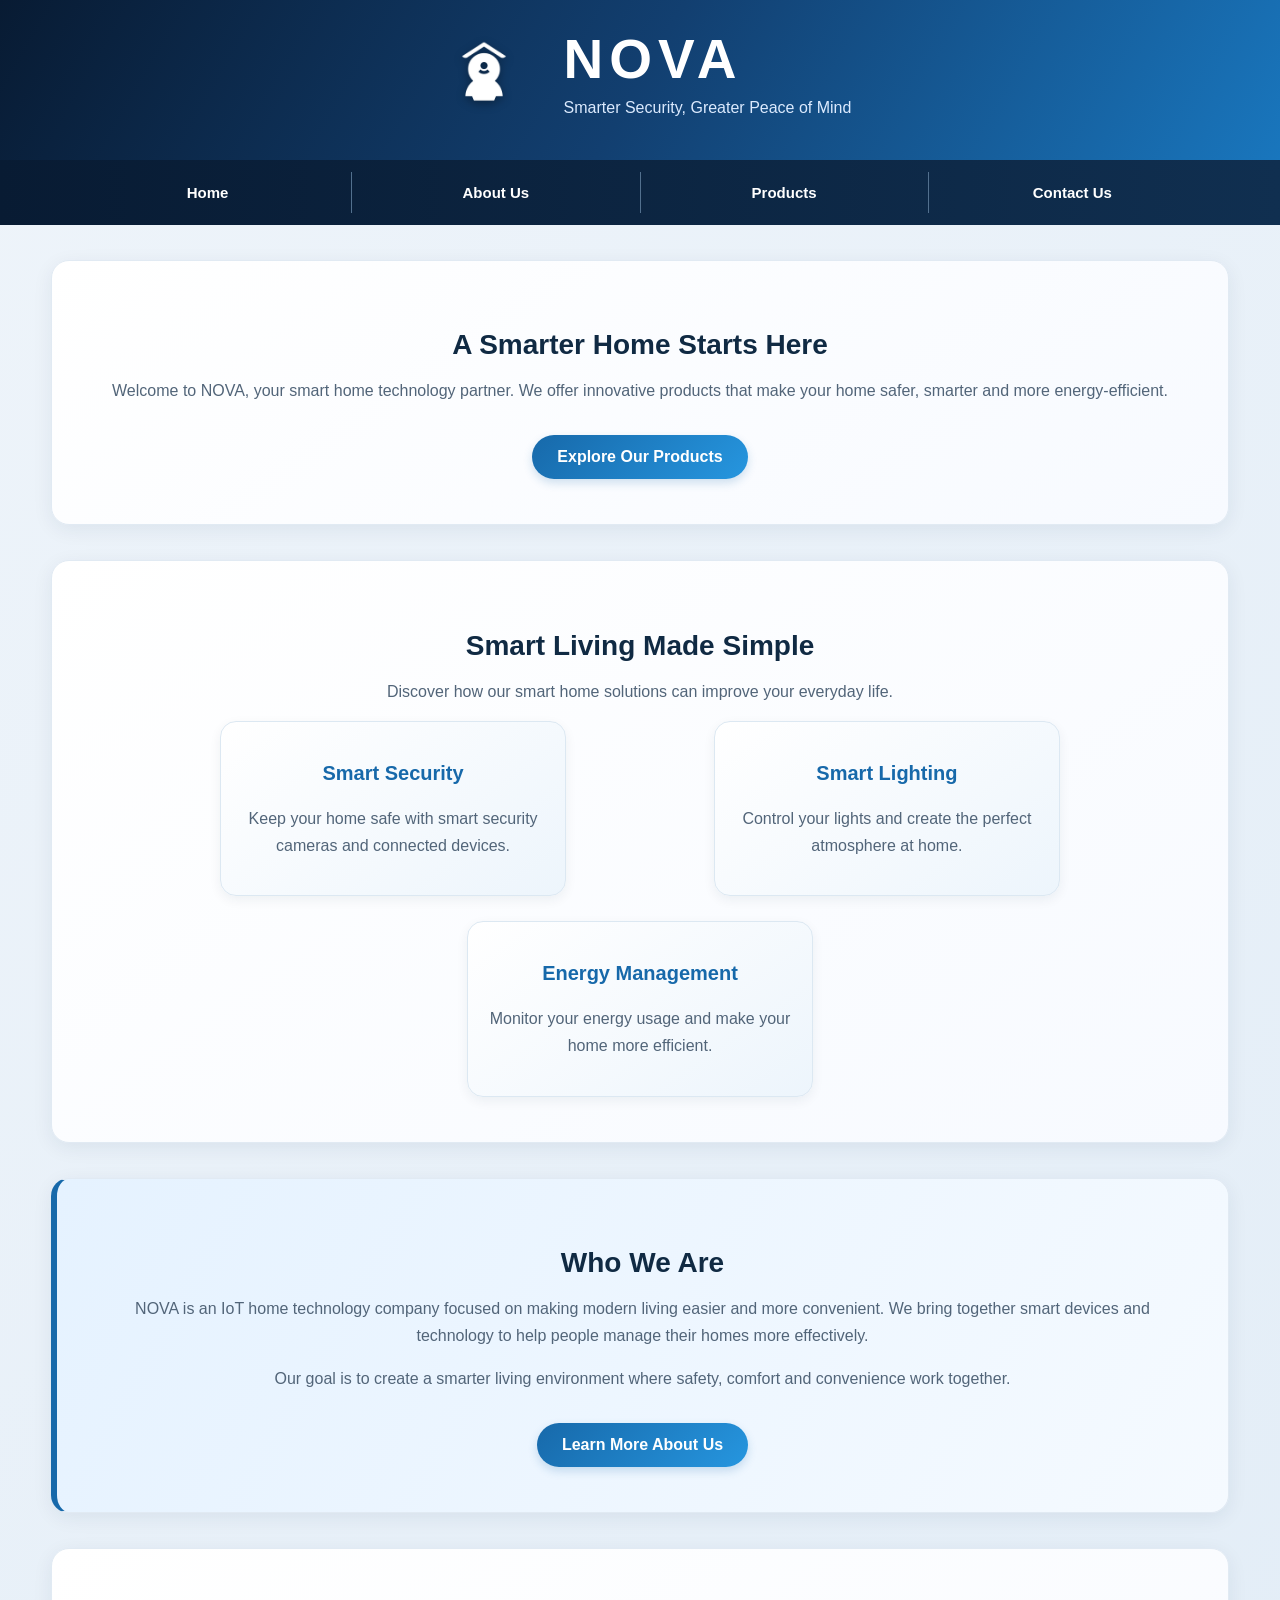
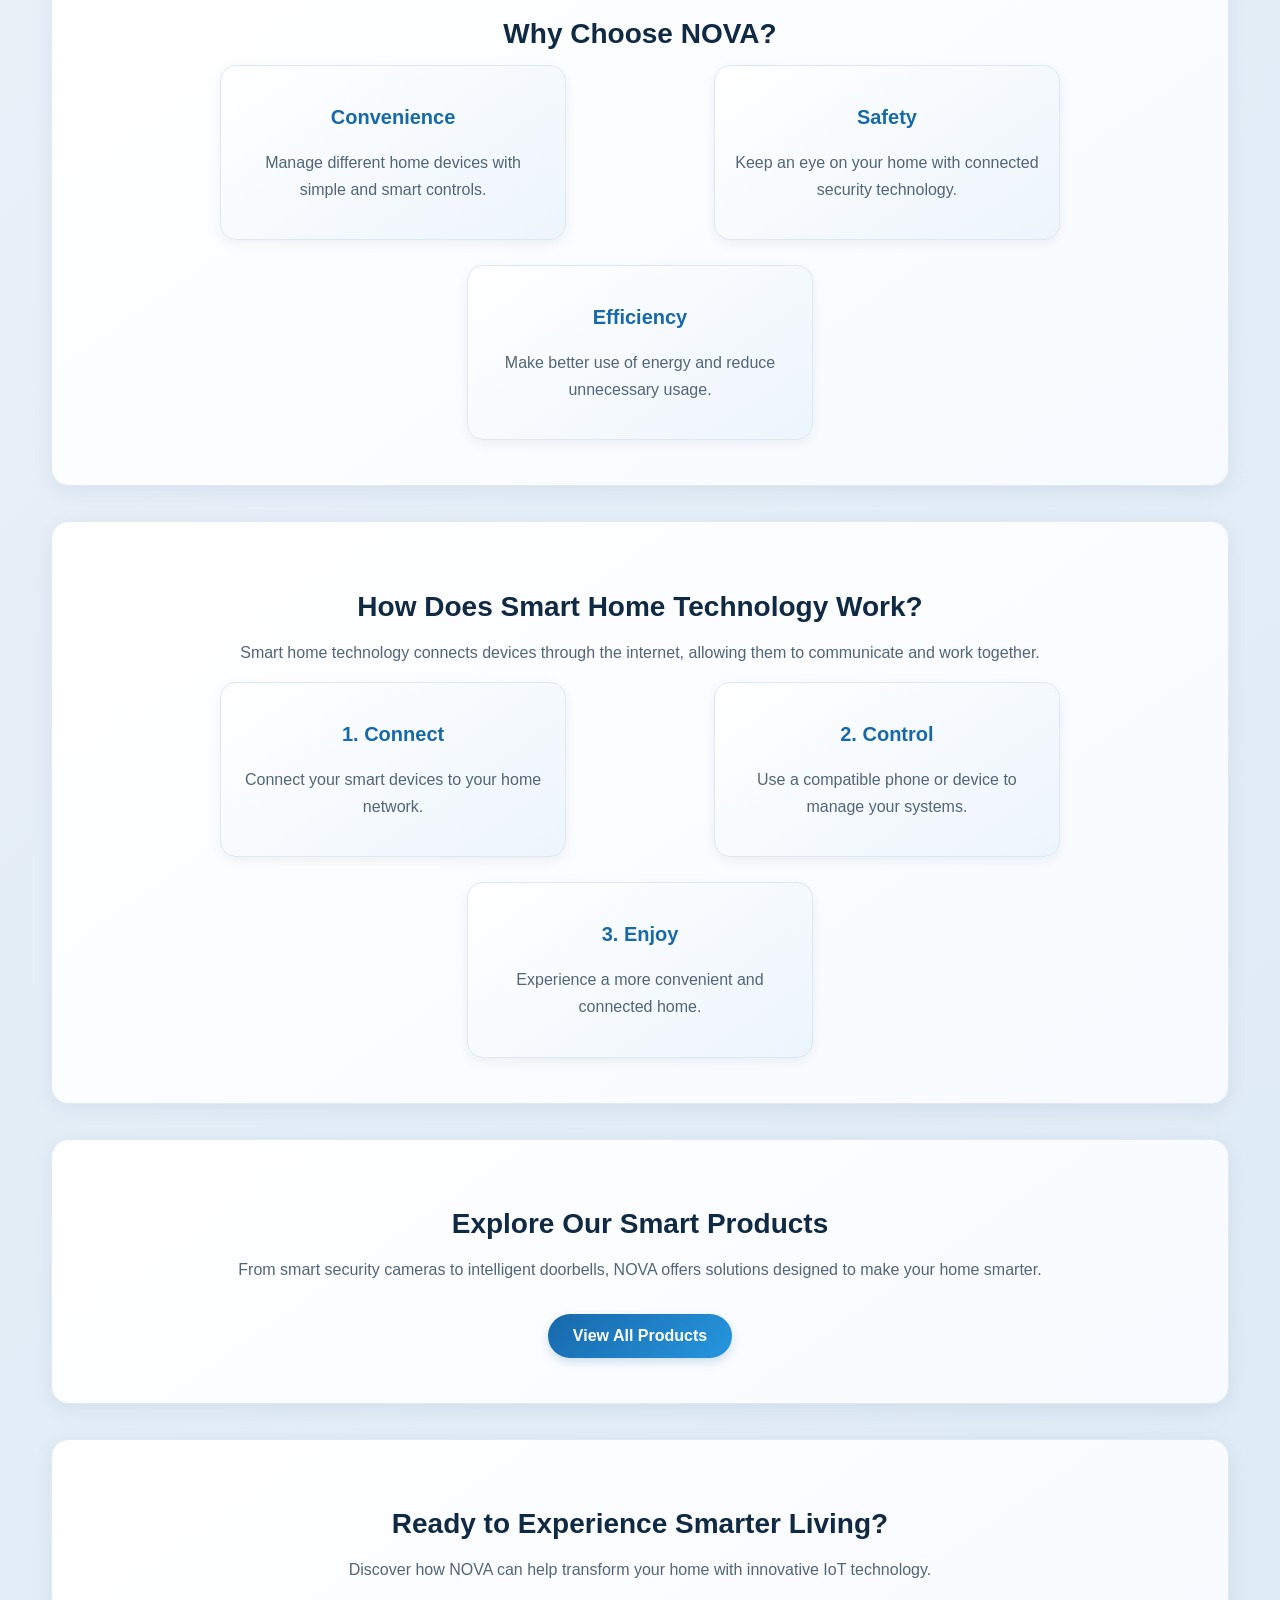
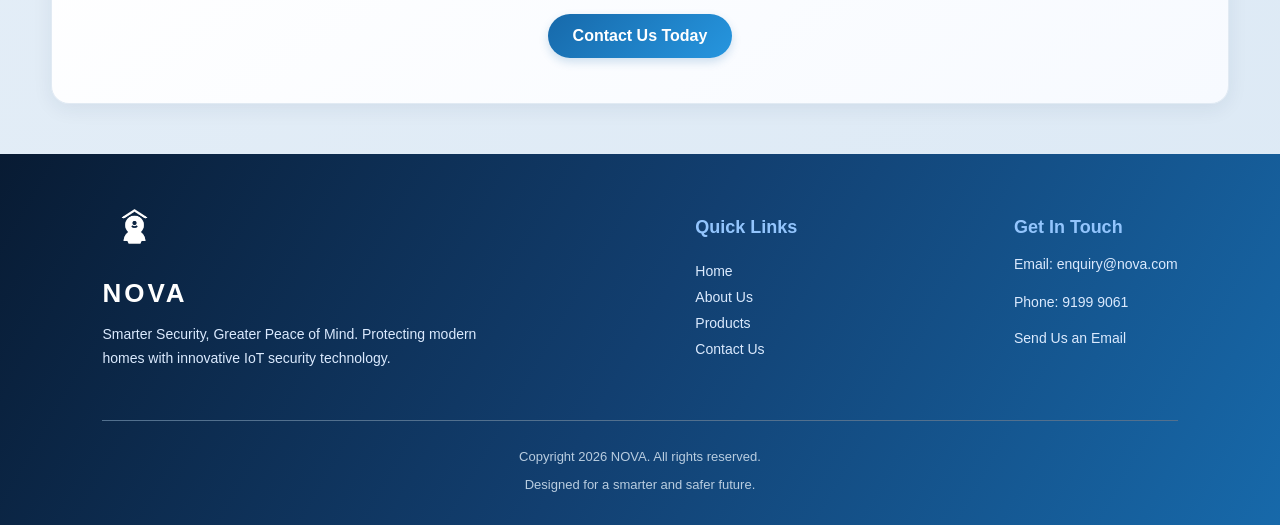
<file: 24_Firhan_PJT/index.html>
<!DOCTYPE html>
<html>

<head>
    <title>NOVA - Home</title>
    <link rel="stylesheet" href="style.css">
    <meta name="viewport" content="width=device-width, initial-scale=1.0">
</head>

<body>

    <header> 
    <div class="logo-container">
        <img src="Images/logo.png" alt="NOVA Logo" class="logo">
        <div>
            <h1>NOVA</h1>
            <p>Smarter Security, Greater Peace of Mind</p>
        </div>
    </div>
    </header>

    <nav class="navbar">
        <a href="index.html">Home</a>
        <a href="aboutus.html">About Us</a>
        <a href="products.html">Products</a>
        <a href="contactus.html">Contact Us</a>
    </nav>

    <main>

        <section>
            <h2>A Smarter Home Starts Here</h2>
            <p>
                Welcome to NOVA, your smart home technology
                partner. We offer innovative products that
                make your home safer, smarter and more
                energy-efficient.
            </p>
            <a href="products.html">Explore Our Products</a>
        </section>

        <section>
            <h2>Smart Living Made Simple</h2>
            <p>
                Discover how our smart home solutions can
                improve your everyday life.
            </p>

            <div class="feature-container">

                <div class="feature-card">
                    <h3>Smart Security</h3>
                    <p>
                        Keep your home safe with smart
                        security cameras and connected devices.
                    </p>
                </div>

                <div class="feature-card">
                    <h3>Smart Lighting</h3>
                    <p>
                        Control your lights and create the
                        perfect atmosphere at home.
                    </p>
                </div>

                <div class="feature-card">
                    <h3>Energy Management</h3>
                    <p>
                        Monitor your energy usage and
                        make your home more efficient.
                    </p>
                </div>

            </div>
        </section>

        <section id="company-intro">
            <h2>Who We Are</h2>
            <p>
                NOVA is an IoT home technology company
                focused on making modern living easier
                and more convenient. We bring together
                smart devices and technology to help
                people manage their homes more effectively.
            </p>
            <p>
                Our goal is to create a smarter living
                environment where safety, comfort and
                convenience work together.
            </p>
            <a href="aboutus.html">Learn More About Us</a>
        </section>

        <section>
            <h2>Why Choose NOVA?</h2>

            <div class="feature-container">

                <div class="feature-card">
                    <h3>Convenience</h3>
                    <p>
                        Manage different home devices
                        with simple and smart controls.
                    </p>
                </div>

                <div class="feature-card">
                    <h3>Safety</h3>
                    <p>
                        Keep an eye on your home with
                        connected security technology.
                    </p>
                </div>

                <div class="feature-card">
                    <h3>Efficiency</h3>
                    <p>
                        Make better use of energy and
                        reduce unnecessary usage.
                    </p>
                </div>

            </div>
        </section>

        <section>
            <h2>How Does Smart Home Technology Work?</h2>
            <p>
                Smart home technology connects devices
                through the internet, allowing them to
                communicate and work together.
            </p>

            <div class="feature-container">

                <div class="feature-card">
                    <h3>1. Connect</h3>
                    <p>
                        Connect your smart devices
                        to your home network.
                    </p>
                </div>

                <div class="feature-card">
                    <h3>2. Control</h3>
                    <p>
                        Use a compatible phone or
                        device to manage your systems.
                    </p>
                </div>

                <div class="feature-card">
                    <h3>3. Enjoy</h3>
                    <p>
                        Experience a more convenient
                        and connected home.
                    </p>
                </div>

            </div>
        </section>

        <section>
            <h2>Explore Our Smart Products</h2>
            <p>
                From smart security cameras to intelligent
                doorbells, NOVA offers solutions designed
                to make your home smarter.
            </p>
            <a href="products.html">View All Products</a>
        </section>

        <section>
            <h2>Ready to Experience Smarter Living?</h2>
            <p>
                Discover how NOVA can help transform
                your home with innovative IoT technology.
            </p>
            <a href="contactus.html">Contact Us Today</a>
        </section>

    </main>

    
<footer>
    <div class="footer-container">

        <div class="footer-about">
            <img src="Images/logo.png" alt="NOVA Logo" class="footer-logo">
            <h2>NOVA</h2>
            <p>
                Smarter Security, Greater Peace of Mind.
                Protecting modern homes with innovative
                IoT security technology.
            </p>
        </div>

        <div class="footer-links">
            <h3>Quick Links</h3>
            <a href="index.html">Home</a>
            <a href="aboutus.html">About Us</a>
            <a href="products.html">Products</a>
            <a href="contactus.html">Contact Us</a>
        </div>

        <div class="footer-contact">
            <h3>Get In Touch</h3>
            <p>Email: enquiry@nova.com</p>
            <p>Phone: 9199 9061</p>
            <a href="mailto:enquiry@nova.com">Send Us an Email</a>
        </div>

    </div>

    <div class="footer-bottom">
        <p>Copyright 2026 NOVA. All rights reserved.</p>
        <p>Designed for a smarter and safer future.</p>
    </div>
</footer>


</body>

</html>
</file>
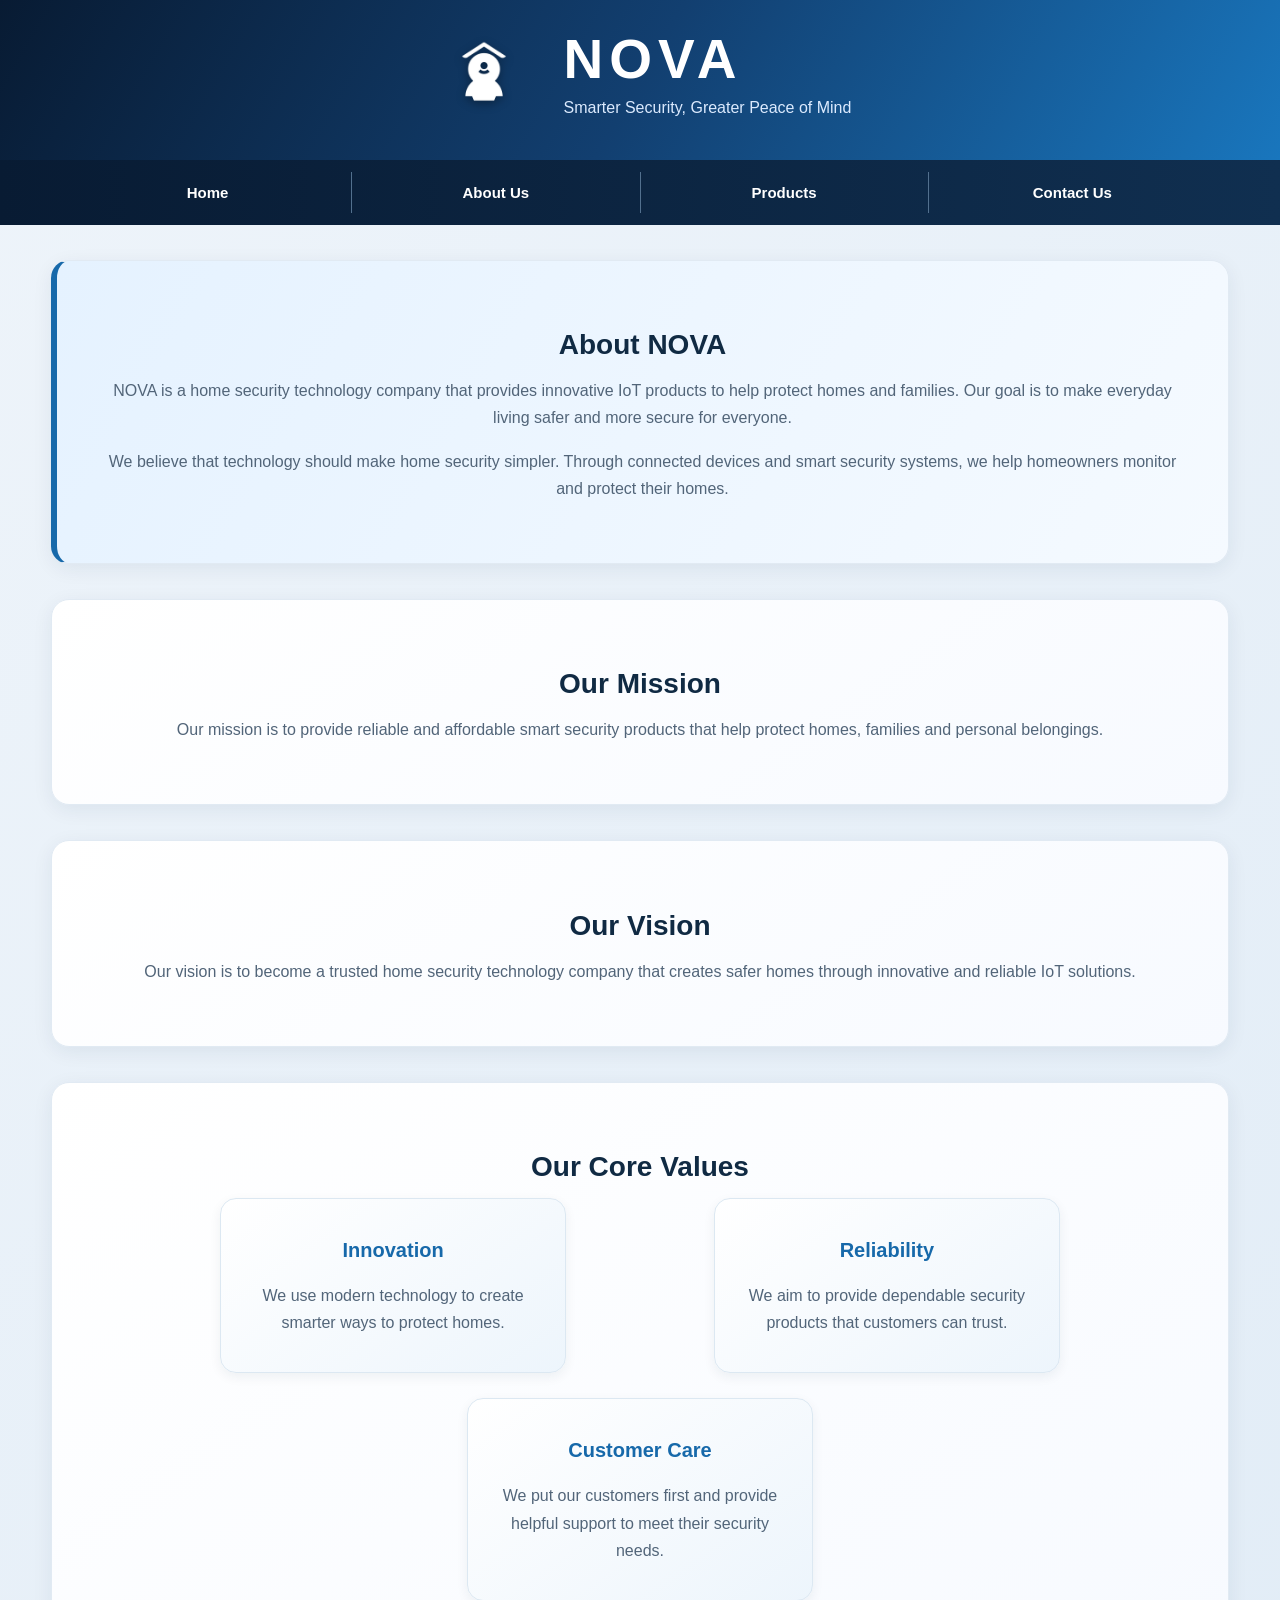
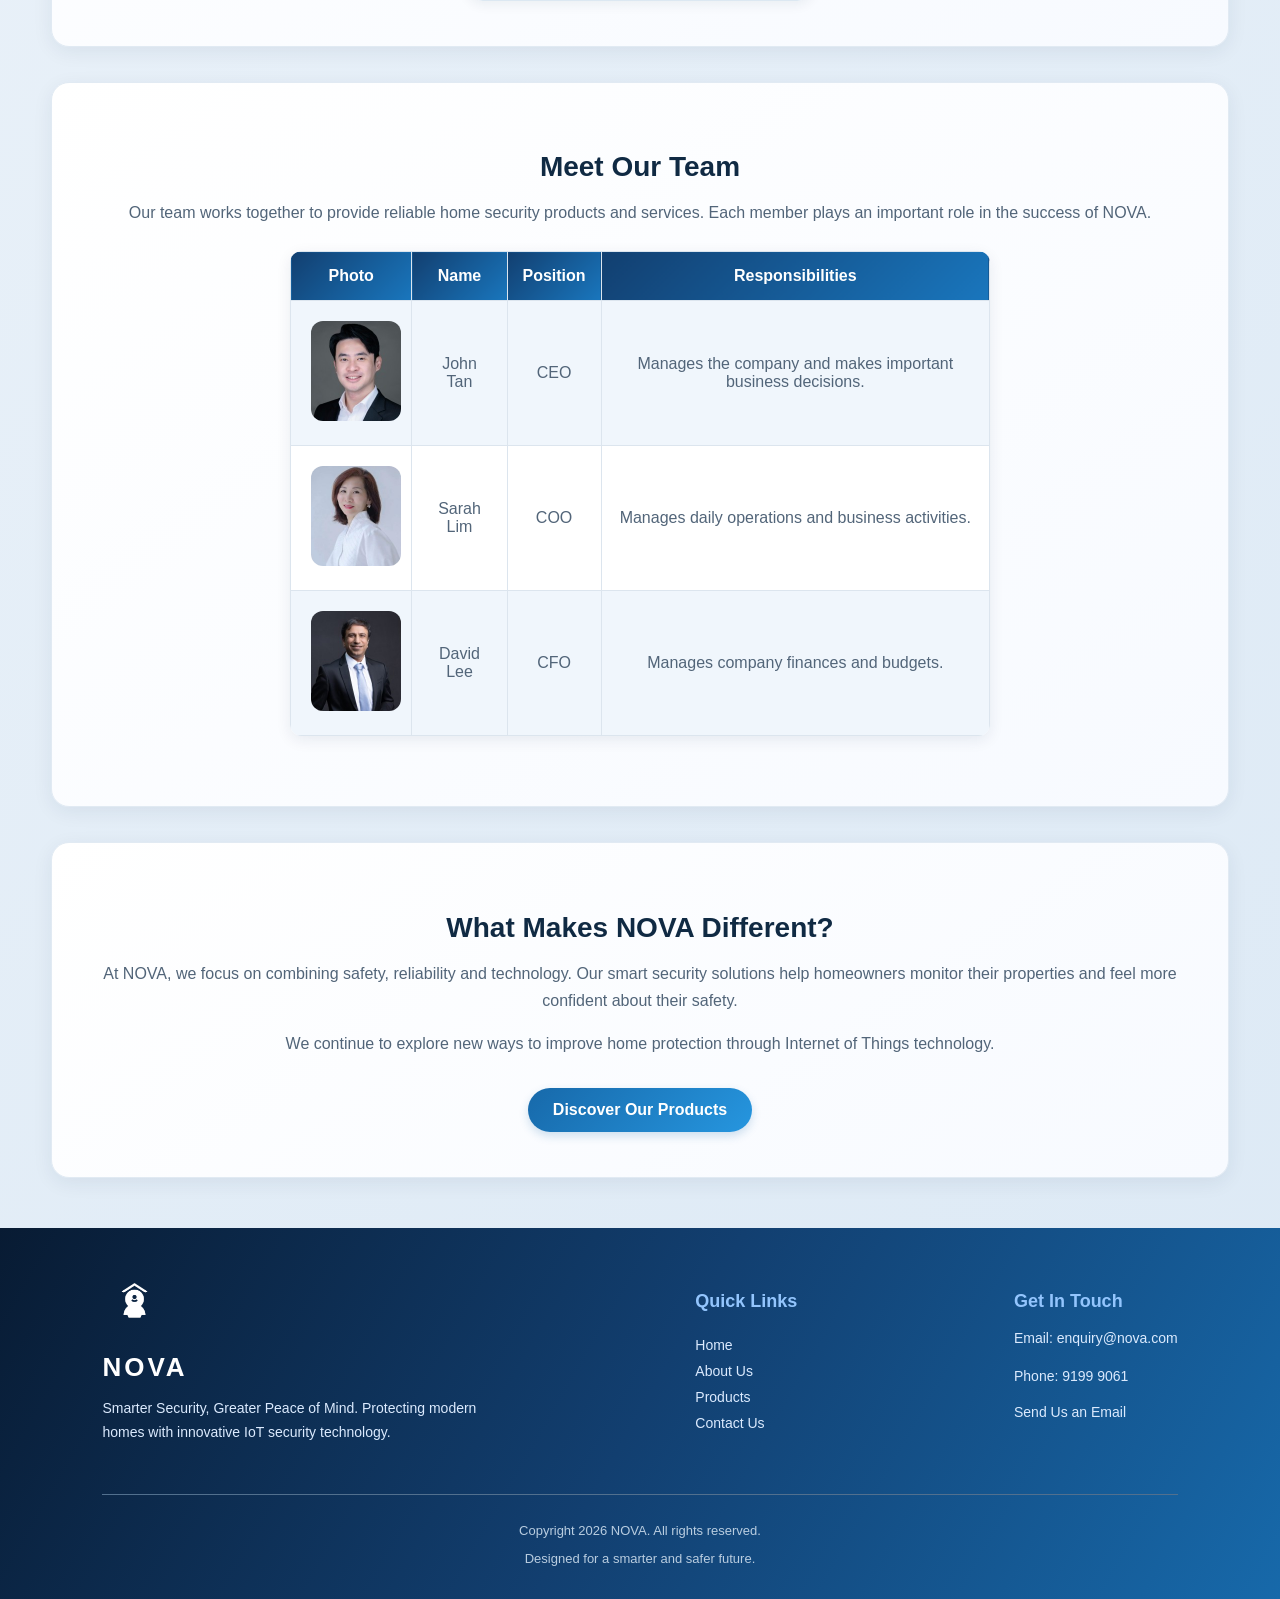
<file: 24_Firhan_PJT/aboutus.html>
<!DOCTYPE html>
<html>

<head>
    <title>NOVA - About Us</title>
    <link rel="stylesheet" href="style.css">
    <meta name="viewport" content="width=device-width, initial-scale=1.0">
</head>

<body>

    <header>
    <div class="logo-container">
        <img src="Images/logo.png" alt="NOVA Logo" class="logo">
        <div>
            <h1>NOVA</h1>
            <p>Smarter Security, Greater Peace of Mind</p>
        </div>
    </div>
    </header>

    <nav class="navbar">
        <a href="index.html">Home</a>
        <a href="aboutus.html">About Us</a>
        <a href="products.html">Products</a>
        <a href="contactus.html">Contact Us</a>
    </nav>

    <main>

        <section id="company-intro">
            <h2>About NOVA</h2>

            <p>
                NOVA is a home security technology company
                that provides innovative IoT products
                to help protect homes and families.
                Our goal is to make everyday living
                safer and more secure for everyone.
            </p>

            <p>
                We believe that technology should make
                home security simpler. Through connected
                devices and smart security systems, we help
                homeowners monitor and protect their homes.
            </p>
        </section>

        <section>
            <h2>Our Mission</h2>

            <p>
                Our mission is to provide reliable and
                affordable smart security products that
                help protect homes, families and
                personal belongings.
            </p>
        </section>

        <section>
            <h2>Our Vision</h2>

            <p>
                Our vision is to become a trusted home
                security technology company that creates
                safer homes through innovative and
                reliable IoT solutions.
            </p>
        </section>

        <section>
            <h2>Our Core Values</h2>

            <div class="feature-container">

                <div class="feature-card">
                    <h3>Innovation</h3>
                    <p>
                        We use modern technology to create
                        smarter ways to protect homes.
                    </p>
                </div>

                <div class="feature-card">
                    <h3>Reliability</h3>
                    <p>
                        We aim to provide dependable
                        security products that customers
                        can trust.
                    </p>
                </div>

                <div class="feature-card">
                    <h3>Customer Care</h3>
                    <p>
                        We put our customers first and
                        provide helpful support to meet
                        their security needs.
                    </p>
                </div>

            </div>
        </section>

        <section>
            <h2>Meet Our Team</h2>

            <p>
                Our team works together to provide
                reliable home security products and services.
                Each member plays an important role
                in the success of NOVA.
            </p>

            <table>
                <tr>
                    <th>Photo</th>
                    <th>Name</th>
                    <th>Position</th>
                    <th>Responsibilities</th>
                </tr>

                <tr>
                    <td>
                        <img class="team-photo" src="Images/member1.jpg" alt="John Tan">
                    </td>
                    <td>John Tan</td>
                    <td>CEO</td>
                    <td>Manages the company and makes important business decisions.</td>
                </tr>

                <tr>
                    <td>
                        <img class="team-photo" src="Images/member3.jpg" alt="Sarah Lim">
                    </td>
                    <td>Sarah Lim</td>
                    <td>COO</td>
                    <td>Manages daily operations and business activities.</td>
                </tr>

                <tr>
                    <td>
                        <img class="team-photo" src="Images/member2.jpg" alt="David Lee">
                    </td>
                    <td>David Lee</td>
                    <td>CFO</td>
                    <td>Manages company finances and budgets.</td>
                </tr>
            </table>
        </section>

        <section>
            <h2>What Makes NOVA Different?</h2>

            <p>
                At NOVA, we focus on combining safety,
                reliability and technology. Our smart
                security solutions help homeowners
                monitor their properties and feel
                more confident about their safety.
            </p>

            <p>
                We continue to explore new ways to
                improve home protection through
                Internet of Things technology.
            </p>

            <a href="products.html">Discover Our Products</a>
        </section>

    </main>

    
<footer>
    <div class="footer-container">

        <div class="footer-about">
            <img src="Images/logo.png" alt="NOVA Logo" class="footer-logo">
            <h2>NOVA</h2>
            <p>
                Smarter Security, Greater Peace of Mind.
                Protecting modern homes with innovative
                IoT security technology.
            </p>
        </div>

        <div class="footer-links">
            <h3>Quick Links</h3>
            <a href="index.html">Home</a>
            <a href="aboutus.html">About Us</a>
            <a href="products.html">Products</a>
            <a href="contactus.html">Contact Us</a>
        </div>

        <div class="footer-contact">
            <h3>Get In Touch</h3>
            <p>Email: enquiry@nova.com</p>
            <p>Phone: 9199 9061</p>
            <a href="mailto:enquiry@nova.com">Send Us an Email</a>
        </div>

    </div>

    <div class="footer-bottom">
        <p>Copyright 2026 NOVA. All rights reserved.</p>
        <p>Designed for a smarter and safer future.</p>
    </div>
</footer>


</body>

</html>
</file>
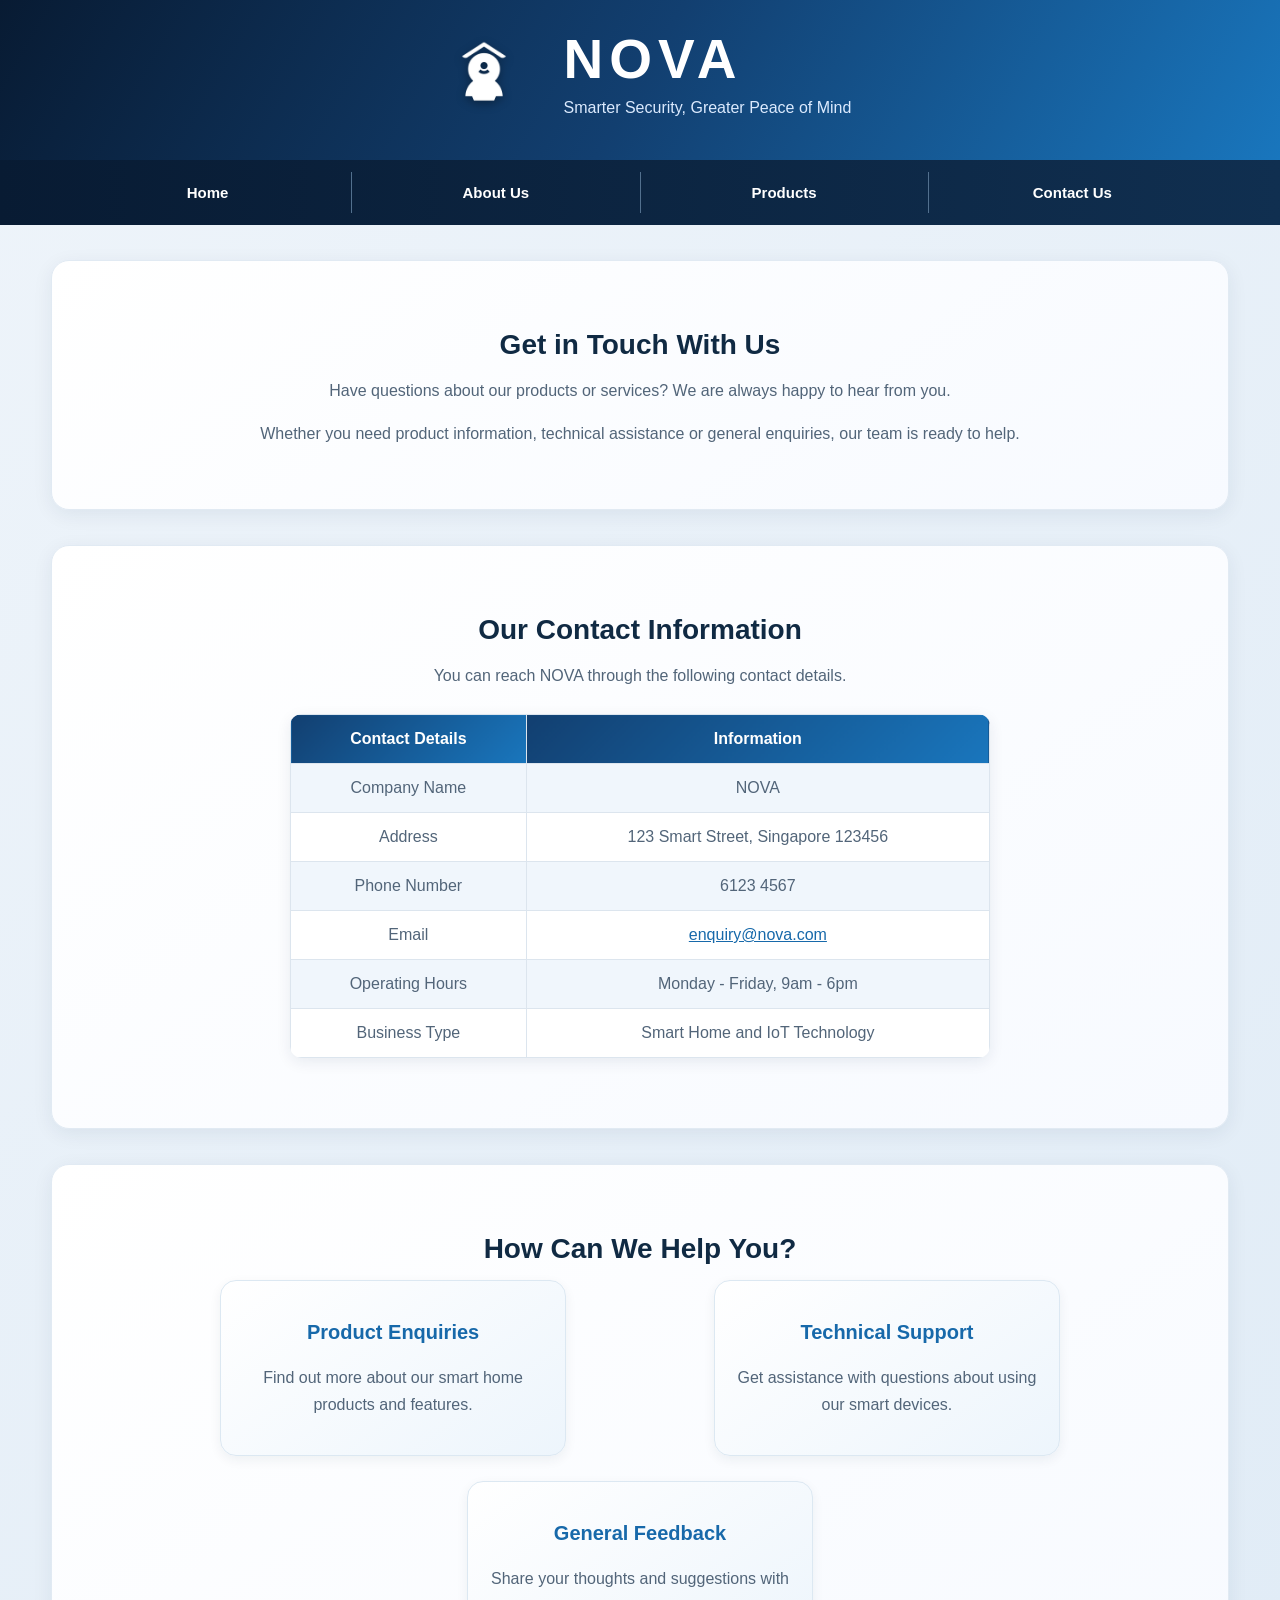
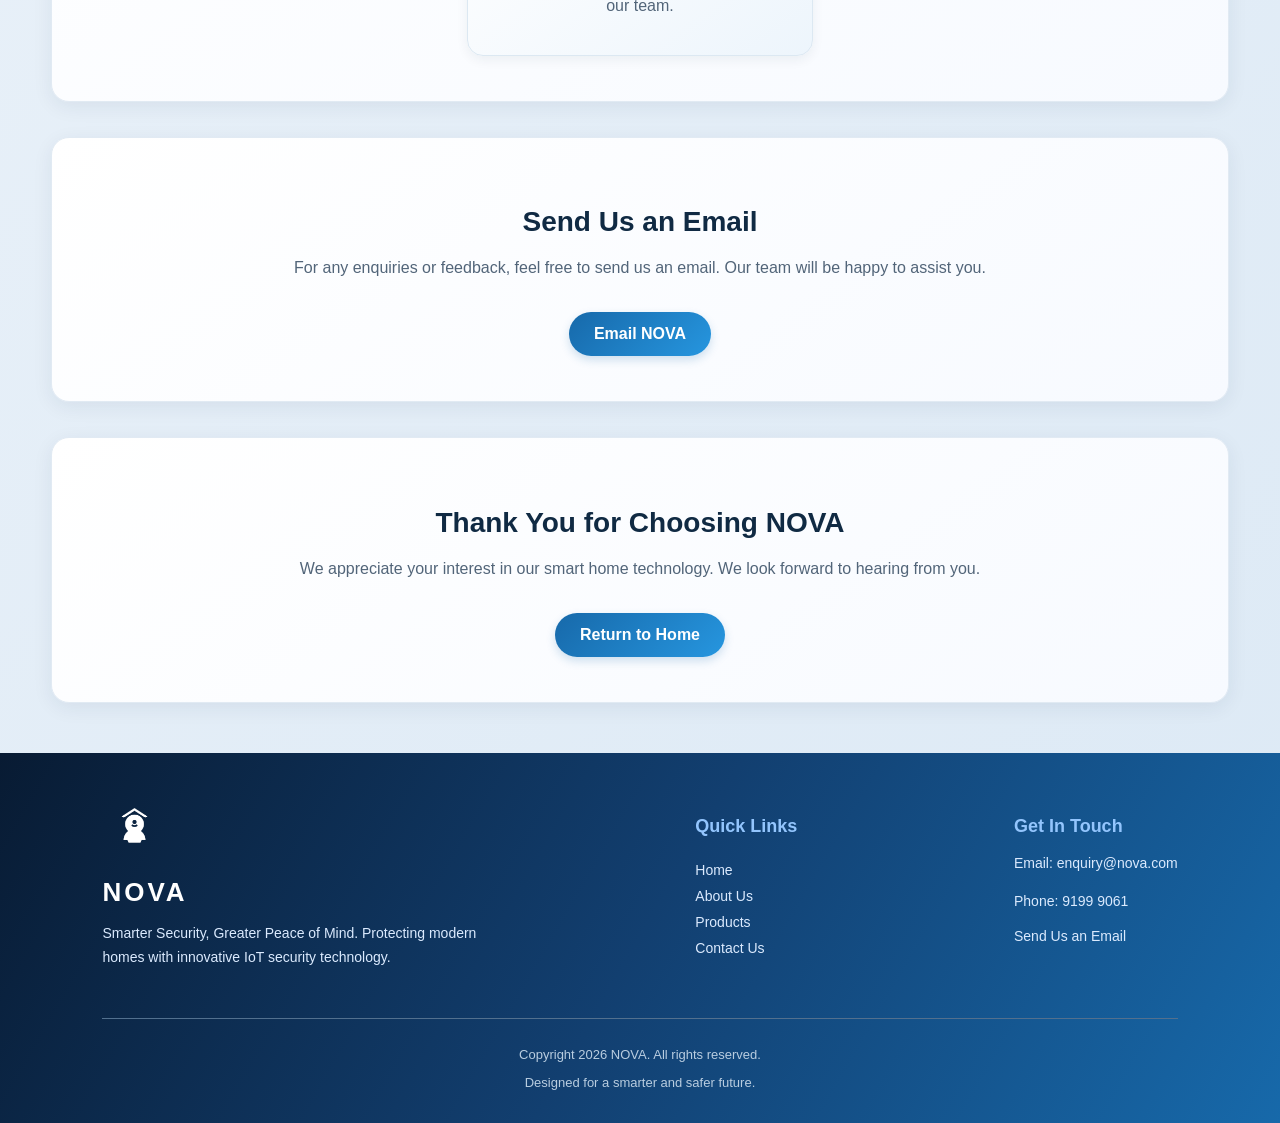
<file: 24_Firhan_PJT/contactus.html>
<!DOCTYPE html>
<html>

<head>
    <title>NOVA - Contact Us</title>
    <link rel="stylesheet" href="style.css">
    <meta name="viewport" content="width=device-width, initial-scale=1.0">
</head>

<body>

    <header>
    <div class="logo-container">
        <img src="Images/logo.png" alt="NOVA Logo" class="logo">
        <div>
            <h1>NOVA</h1>
            <p>Smarter Security, Greater Peace of Mind</p>
        </div>
    </div>
    </header>

    <nav class="navbar">
        <a href="index.html">Home</a>
        <a href="aboutus.html">About Us</a>
        <a href="products.html">Products</a>
        <a href="contactus.html">Contact Us</a>
    </nav>

    <main>

        <section id="contact-intro">
            <h2>Get in Touch With Us</h2>

            <p>
                Have questions about our products
                or services? We are always happy
                to hear from you.
            </p>

            <p>
                Whether you need product information,
                technical assistance or general enquiries,
                our team is ready to help.
            </p>
        </section>

        <section>
            <h2>Our Contact Information</h2>

            <p>
                You can reach NOVA through the
                following contact details.
            </p>

            <table>
                <tr>
                    <th>Contact Details</th>
                    <th>Information</th>
                </tr>

                <tr>
                    <td>Company Name</td>
                    <td>NOVA</td>
                </tr>

                <tr>
                    <td>Address</td>
                    <td>123 Smart Street, Singapore 123456</td>
                </tr>

                <tr>
                    <td>Phone Number</td>
                    <td>6123 4567</td>
                </tr>

                <tr>
                    <td>Email</td>
                    <td>
                        <a href="mailto:enquiry@nova.com">
                            enquiry@nova.com
                        </a>
                    </td>
                </tr>

                <tr>
                    <td>Operating Hours</td>
                    <td>Monday - Friday, 9am - 6pm</td>
                </tr>

                <tr>
                    <td>Business Type</td>
                    <td>Smart Home and IoT Technology</td>
                </tr>

            </table>
        </section>

        <section>
            <h2>How Can We Help You?</h2>

            <div class="feature-container">

                <div class="feature-card">
                    <h3>Product Enquiries</h3>
                    <p>
                        Find out more about our
                        smart home products and features.
                    </p>
                </div>

                <div class="feature-card">
                    <h3>Technical Support</h3>
                    <p>
                        Get assistance with questions
                        about using our smart devices.
                    </p>
                </div>

                <div class="feature-card">
                    <h3>General Feedback</h3>
                    <p>
                        Share your thoughts and
                        suggestions with our team.
                    </p>
                </div>

            </div>
        </section>

        <section>
            <h2>Send Us an Email</h2>

            <p>
                For any enquiries or feedback,
                feel free to send us an email.
                Our team will be happy to assist you.
            </p>

            <a href="mailto:enquiry@nova.com">Email NOVA</a>
        </section>

        <section>
            <h2>Thank You for Choosing NOVA</h2>

            <p>
                We appreciate your interest in our
                smart home technology. We look
                forward to hearing from you.
            </p>

            <a href="index.html">Return to Home</a>
        </section>

    </main>

    
<footer>
    <div class="footer-container">

        <div class="footer-about">
            <img src="Images/logo.png" alt="NOVA Logo" class="footer-logo">
            <h2>NOVA</h2>
            <p>
                Smarter Security, Greater Peace of Mind.
                Protecting modern homes with innovative
                IoT security technology.
            </p>
        </div>

        <div class="footer-links">
            <h3>Quick Links</h3>
            <a href="index.html">Home</a>
            <a href="aboutus.html">About Us</a>
            <a href="products.html">Products</a>
            <a href="contactus.html">Contact Us</a>
        </div>

        <div class="footer-contact">
            <h3>Get In Touch</h3>
            <p>Email: enquiry@nova.com</p>
            <p>Phone: 9199 9061</p>
            <a href="mailto:enquiry@nova.com">Send Us an Email</a>
        </div>

    </div>

    <div class="footer-bottom">
        <p>Copyright 2026 NOVA. All rights reserved.</p>
        <p>Designed for a smarter and safer future.</p>
    </div>
</footer>


</body>

</html>
</file>
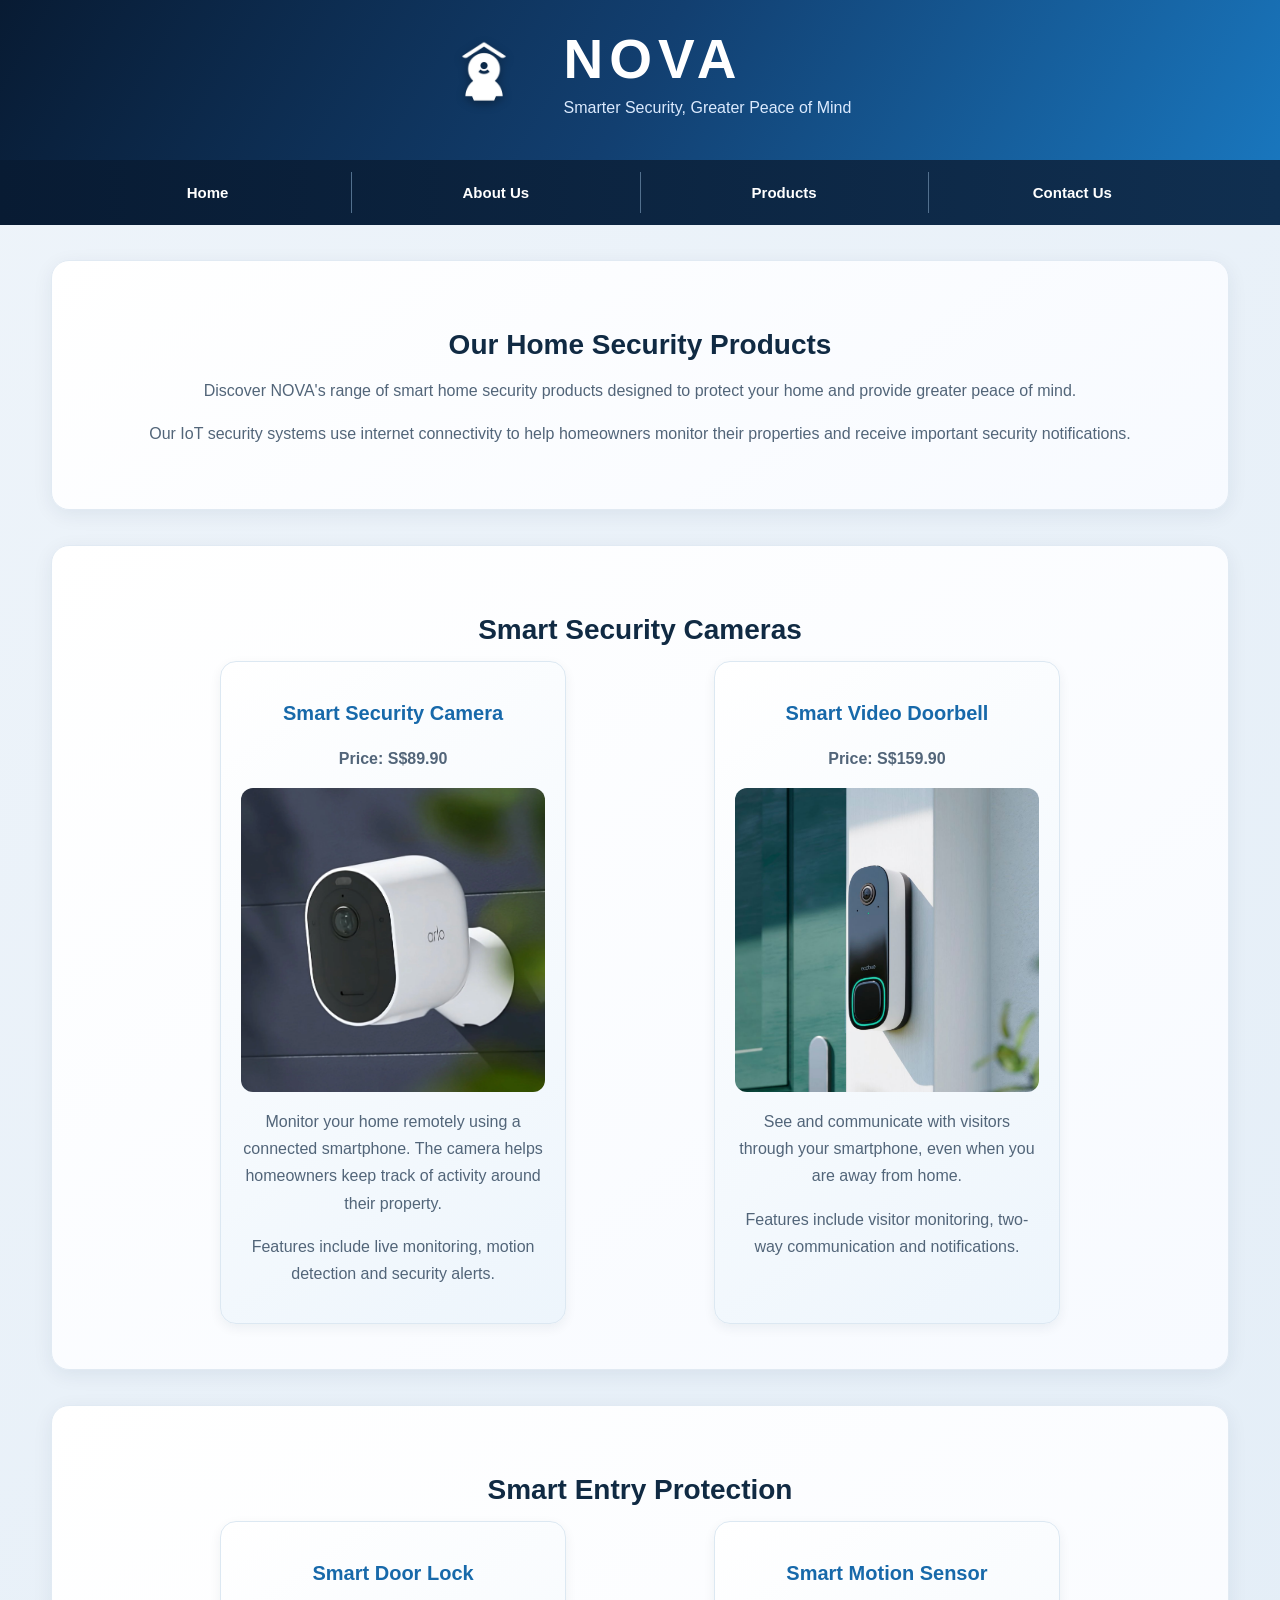
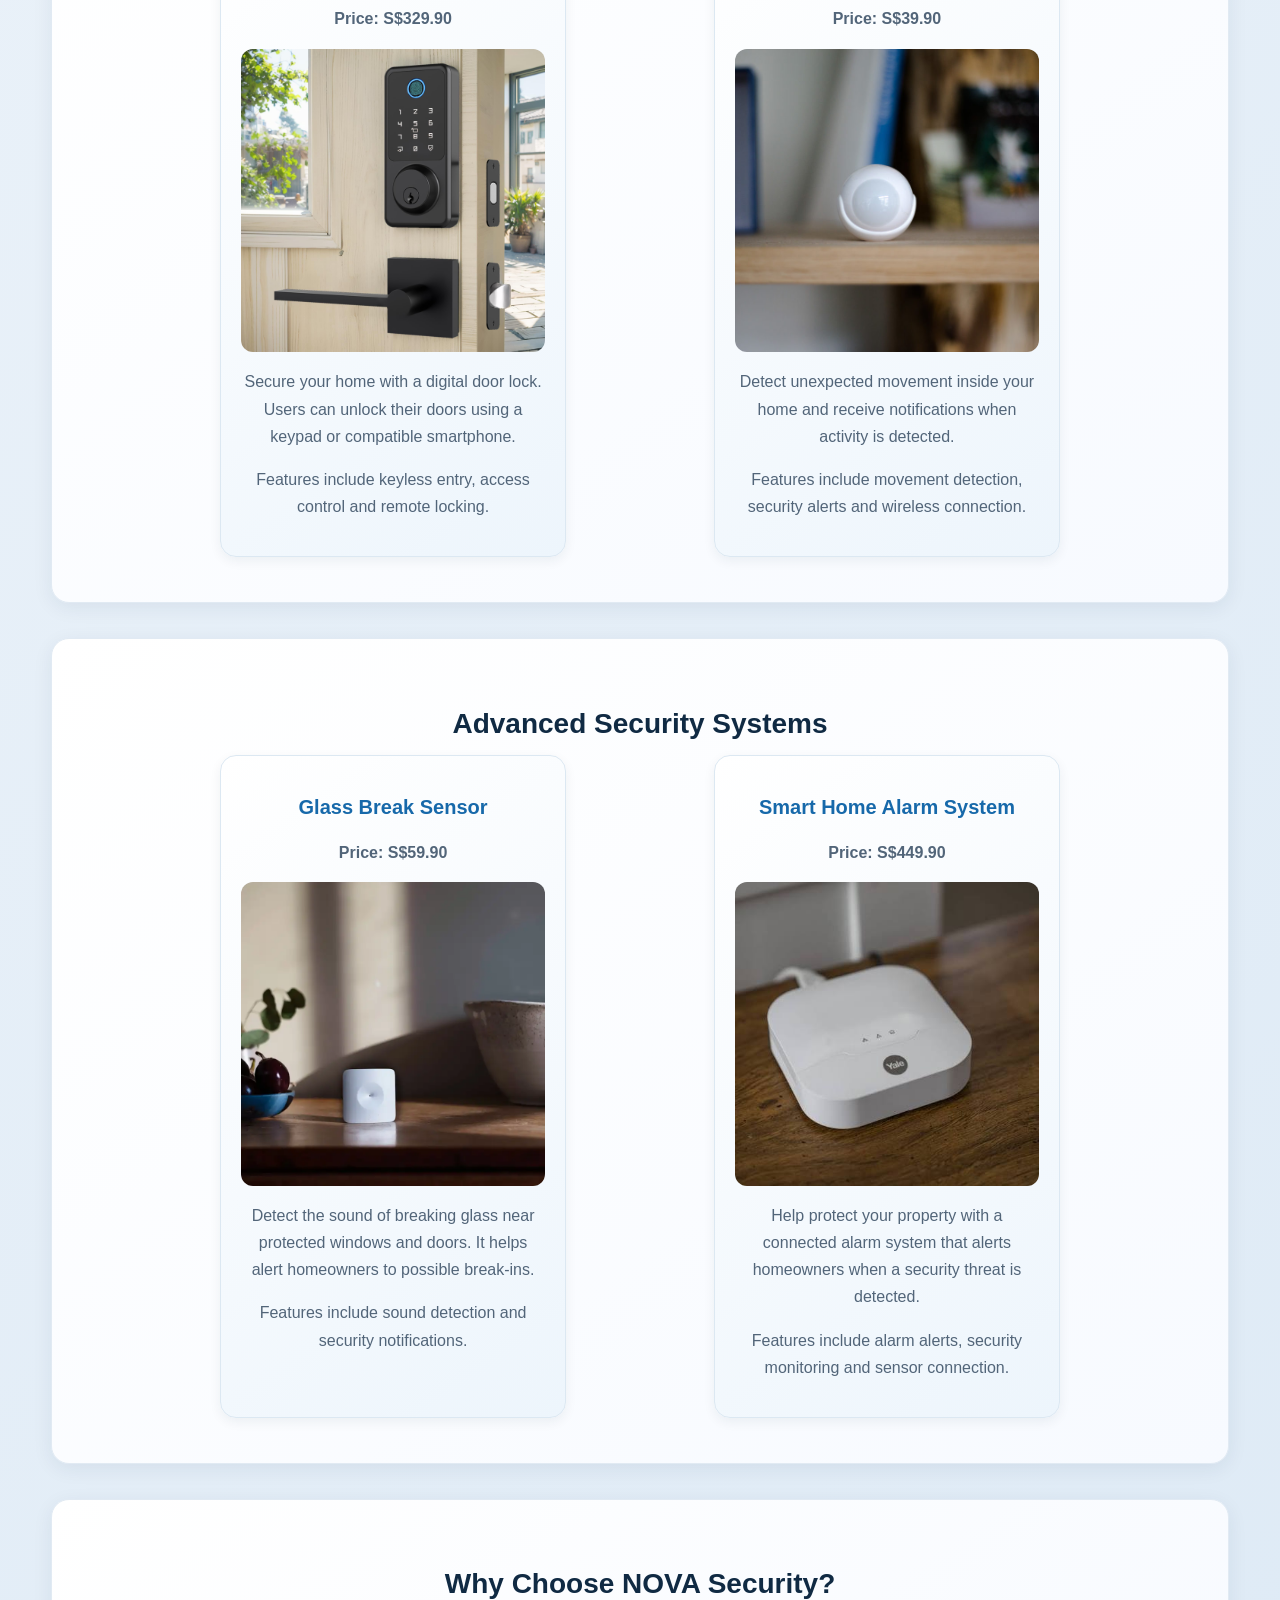
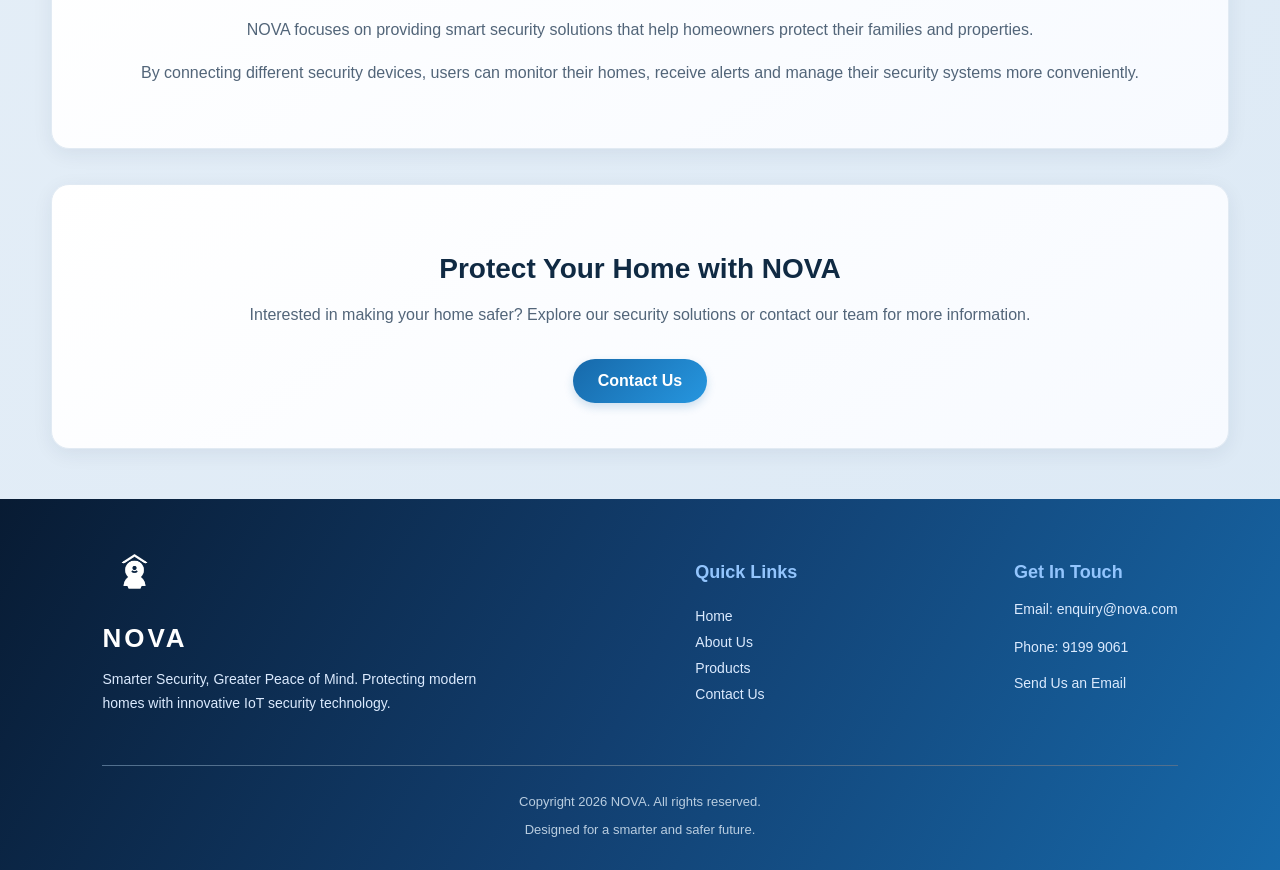
<file: 24_Firhan_PJT/products.html>
<!DOCTYPE html>
<html>

<head>
    <title>NOVA - Products</title>
    <link rel="stylesheet" href="style.css">
    <meta name="viewport" content="width=device-width, initial-scale=1.0">
</head>

<body>

    <header>
        <div class="logo-container">
            <img src="Images/logo.png" alt="NOVA Logo" class="logo">
            <div>
                <h1>NOVA</h1>
                <p>Smarter Security, Greater Peace of Mind</p>
            </div>
        </div>
    </header>

    <nav class="navbar">
        <a href="index.html">Home</a>
        <a href="aboutus.html">About Us</a>
        <a href="products.html">Products</a>
        <a href="contactus.html">Contact Us</a>
    </nav>

    <main>

        <section id="products-intro">
            <h2>Our Home Security Products</h2>

            <p>
                Discover NOVA's range of smart home
                security products designed to protect
                your home and provide greater peace
                of mind.
            </p>

            <p>
                Our IoT security systems use internet
                connectivity to help homeowners monitor
                their properties and receive important
                security notifications.
            </p>
        </section>

        <section>
            <h2>Smart Security Cameras</h2>

            <div class="feature-container">

                <div class="feature-card">
                    <h3>Smart Security Camera</h3>

                    <p><strong>Price: S$89.90</strong></p>

                    <img src="Images/product1.webp" alt="Smart Security Camera">

                    <p>
                        Monitor your home remotely using
                        a connected smartphone. The camera
                        helps homeowners keep track of
                        activity around their property.
                    </p>

                    <p>
                        Features include live monitoring,
                        motion detection and security alerts.
                    </p>
                </div>

                <div class="feature-card">
                    <h3>Smart Video Doorbell</h3>

                    <p><strong>Price: S$159.90</strong></p>

                    <img src="Images/product2.jpeg" alt="Smart Video Doorbell">

                    <p>
                        See and communicate with visitors
                        through your smartphone, even
                        when you are away from home.
                    </p>

                    <p>
                        Features include visitor monitoring,
                        two-way communication and notifications.
                    </p>
                </div>

            </div>
        </section>

        <section>
            <h2>Smart Entry Protection</h2>

            <div class="feature-container">

                <div class="feature-card">
                    <h3>Smart Door Lock</h3>

                    <p><strong>Price: S$329.90</strong></p>

                    <img src="Images/product3.jpg" alt="Smart Door Lock">

                    <p>
                        Secure your home with a digital
                        door lock. Users can unlock their
                        doors using a keypad or compatible
                        smartphone.
                    </p>

                    <p>
                        Features include keyless entry,
                        access control and remote locking.
                    </p>
                </div>

                <div class="feature-card">
                    <h3>Smart Motion Sensor</h3>

                    <p><strong>Price: S$39.90</strong></p>

                    <img src="Images/product4.jpg" alt="Smart Motion Sensor">

                    <p>
                        Detect unexpected movement inside
                        your home and receive notifications
                        when activity is detected.
                    </p>

                    <p>
                        Features include movement detection,
                        security alerts and wireless connection.
                    </p>
                </div>

            </div>
        </section>

        <section>
            <h2>Advanced Security Systems</h2>

            <div class="feature-container">

                <div class="feature-card">
                    <h3>Glass Break Sensor</h3>

                    <p><strong>Price: S$59.90</strong></p>

                    <img src="Images/product5.webp" alt="Glass Break Sensor">

                    <p>
                        Detect the sound of breaking glass
                        near protected windows and doors.
                        It helps alert homeowners to
                        possible break-ins.
                    </p>

                    <p>
                        Features include sound detection
                        and security notifications.
                    </p>
                </div>

                <div class="feature-card">
                    <h3>Smart Home Alarm System</h3>

                    <p><strong>Price: S$449.90</strong></p>

                    <img src="Images/product6.jpg" alt="Smart Home Alarm System">

                    <p>
                        Help protect your property with
                        a connected alarm system that
                        alerts homeowners when a security
                        threat is detected.
                    </p>

                    <p>
                        Features include alarm alerts,
                        security monitoring and sensor connection.
                    </p>
                </div>

            </div>
        </section>

        <section>
            <h2>Why Choose NOVA Security?</h2>

            <p>
                NOVA focuses on providing smart security
                solutions that help homeowners protect
                their families and properties.
            </p>

            <p>
                By connecting different security devices,
                users can monitor their homes, receive
                alerts and manage their security systems
                more conveniently.
            </p>
        </section>

        <section>
            <h2>Protect Your Home with NOVA</h2>

            <p>
                Interested in making your home safer?
                Explore our security solutions or contact
                our team for more information.
            </p>

            <a href="contactus.html">Contact Us</a>
        </section>

    </main>

    <footer>
        <div class="footer-container">

            <div class="footer-about">
                <img src="Images/logo.png" alt="NOVA Logo" class="footer-logo">
                <h2>NOVA</h2>
                <p>
                    Smarter Security, Greater Peace of Mind.
                    Protecting modern homes with innovative
                    IoT security technology.
                </p>
            </div>

            <div class="footer-links">
                <h3>Quick Links</h3>
                <a href="index.html">Home</a>
                <a href="aboutus.html">About Us</a>
                <a href="products.html">Products</a>
                <a href="contactus.html">Contact Us</a>
            </div>

            <div class="footer-contact">
                <h3>Get In Touch</h3>
                <p>Email: enquiry@nova.com</p>
                <p>Phone: 9199 9061</p>
                <a href="mailto:enquiry@nova.com">Send Us an Email</a>
            </div>

        </div>

        <div class="footer-bottom">
            <p>Copyright 2026 NOVA. All rights reserved.</p>
            <p>Designed for a smarter and safer future.</p>
        </div>
    </footer>

</body>

</html>
</file>
<file: 24_Firhan_PJT/style.css>
body {
    font-family: "Segoe UI", Arial, sans-serif;
    background: linear-gradient(135deg, #eef4fa, #dce9f5);
    color: #263445;
    margin: 0;
}

header {
    background: linear-gradient(120deg, #081b33, #123f70, #1976bd);
    color: white;
    padding: 25px 10px;
}

.logo-container {
    display: flex;
    align-items: center;
    justify-content: center;
    gap: 25px;
    width: fit-content;
    margin: auto;
}

.logo {
    width: 110px;
    height: auto;
    margin: 0;
    filter: drop-shadow(0 3px 5px #00000055);
}

header h1 {
    font-size: 55px;
    letter-spacing: 6px;
    margin: 0;
}

header p {
    font-size: 16px;
    color: #dbeafe;
    margin-top: 8px;
}

.navbar {
    background: linear-gradient(to right, #081b33, #102f50);
    display: flex;
    justify-content: space-evenly;
    align-items: center;
    padding: 12px 5%;
}

.navbar a {
    color: white;
    text-decoration: none;
    padding: 12px 35px;
    font-size: 15px;
    font-weight: bold;
    text-align: center;
    flex: 1;
    transition: 0.3s;
}

.navbar a:not(:last-child) {
    border-right: 1px solid #52708e;
}

.navbar a:hover {
    background: linear-gradient(135deg, #1769aa, #38a3e8);
    border-radius: 8px;
    transform: translateY(-2px);
}

main {
    width: 92%;
    max-width: 1400px;
    margin: 35px auto;
}

section {
    background: linear-gradient(145deg, #ffffff, #f7faff);
    text-align: center;
    margin-bottom: 35px;
    padding: 45px;
    border-radius: 18px;
    box-shadow: 0 5px 20px #102a4312;
    border: 1px solid #e1eaf3;
}

section h2 {
    color: #102a43;
    font-size: 28px;
    margin-bottom: 15px;
}

section p {
    color: #526579;
    font-size: 16px;
    line-height: 1.7;
}

section > a {
    display: inline-block;
    background: linear-gradient(135deg, #1769aa, #2696df);
    color: white;
    text-decoration: none;
    padding: 13px 25px;
    border-radius: 25px;
    margin-top: 15px;
    font-weight: bold;
    box-shadow: 0 4px 10px #1769aa33;
    transition: 0.3s;
}

section > a:hover {
    background: linear-gradient(135deg, #102a43, #1769aa);
    transform: translateY(-3px);
    box-shadow: 0 7px 15px #1769aa44;
}

.feature-container {
    display: flex;
    justify-content: space-evenly;
    flex-wrap: wrap;
    gap: 25px;
}

.feature-card {
    background: linear-gradient(145deg, #ffffff, #edf5fc);
    width: 28%;
    min-width: 220px;
    padding: 20px;
    border-radius: 16px;
    border: 1px solid #dce8f2;
    vertical-align: top;
    box-shadow: 0 4px 12px #102a4310;
    transition: 0.3s;
}

.feature-card:hover {
    transform: translateY(-6px);
    box-shadow: 0 10px 22px #102a4320;
    border-color: #9bc8eb;
}

.feature-card h3 {
    color: #1769aa;
    font-size: 20px;
}

.feature-card img {
    width: 100%;
    aspect-ratio: 1 / 1;
    height: auto;
    object-fit: cover;
    display: block;
    margin: 10px auto;
    border-radius: 12px;
}

table {
    width: 700px;
    max-width: 100%;
    margin: 25px auto;
    border-collapse: collapse;
    background-color: white;
    border-radius: 12px;
    overflow: hidden;
    box-shadow: 0 4px 15px #102a4315;
}

th {
    background: linear-gradient(135deg, #123f70, #1976bd);
    color: white;
}

th, td {
    border: 1px solid #dce5ee;
    padding: 15px;
    text-align: center;
}

td {
    color: #526579;
}

tr:nth-child(even) td {
    background-color: #f0f6fc;
}

img {
    width: 300px;
    max-width: 100%;
    height: auto;
    border-radius: 12px;
    margin: 15px;
}

td a {
    color: #1769aa;
}

#company-intro {
    background: linear-gradient(120deg, #e5f2ff, #f5faff);
    border-left: 6px solid #1769aa;
}


footer {
    background: linear-gradient(120deg, #081b33, #123f70, #1769aa);
    color: white;
    padding: 45px 8% 20px;
    margin-top: 50px;
}

.footer-container {
    display: flex;
    justify-content: space-between;
    flex-wrap: wrap;
    gap: 40px;
    max-width: 1400px;
    margin: auto;
}

.footer-about {
    width: 35%;
    min-width: 220px;
}

.footer-logo {
    width: 65px;
    height: auto;
    margin: 0;
}

.footer-about h2 {
    font-size: 26px;
    letter-spacing: 3px;
    margin: 10px 0;
}

.footer-container h3 {
    color: #93c5fd;
    font-size: 18px;
    margin-bottom: 15px;
}

.footer-container p {
    color: #dbeafe;
    font-size: 14px;
    line-height: 1.7;
}

.footer-links {
    display: flex;
    flex-direction: column;
    gap: 10px;
}

.footer-links a,
.footer-contact a {
    color: #dbeafe;
    text-decoration: none;
    font-size: 14px;
}

.footer-links a:hover,
.footer-contact a:hover {
    color: white;
    text-decoration: underline;
}

.footer-bottom {
    border-top: 1px solid #52708e;
    text-align: center;
    margin-top: 35px;
    padding-top: 15px;
}

.footer-bottom p {
    color: #b9cde0;
    font-size: 13px;
}

@media screen and (max-width: 600px) {
    .footer-about {
        width: 100%;
    }

    .footer-container {
        gap: 25px;
    }
}


.team-photo {
    width: 100px;
    height: 100px;
    object-fit: cover;
    border-radius: 12px;
    margin: 5px;
}

@media screen and (max-width: 600px) {
    main {
        width: 95%;
    }

    section {
        padding: 25px 15px;
    }

    .navbar a {
        display: inline-block;
        padding: 12px;
    }

    .feature-card {
        width: 80%;
    }

    table {
        font-size: 13px;
    }

    .logo {
        width: 75px;
    }

    header h1 {
        font-size: 38px;
    }

    header p {
        font-size: 13px;
    }
}
</file>
